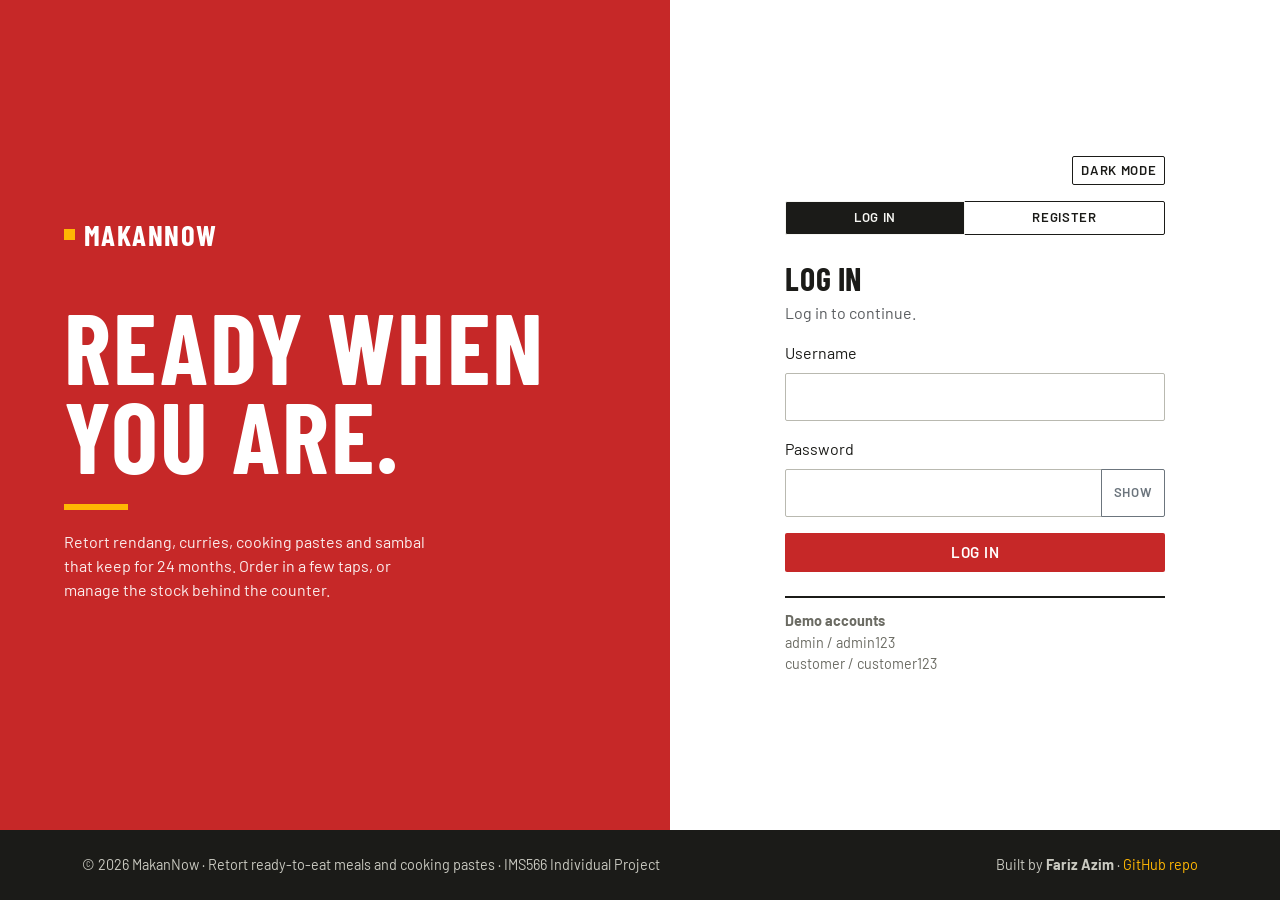
<file: index.html>
<!DOCTYPE html>
<html lang="en"><head>
<meta charset="UTF-8">
<title>Log in or register | MakanNow</title>
<meta name="description" content="Log in or create an account for MakanNow, a retort ready-to-eat and cooking paste shop.">
<meta name="viewport" content="width=device-width, initial-scale=1">
<meta name="author" content="Fariz Azim"><meta name="keywords" content="MakanNow, retort, ready to eat, rendang, cooking paste, sambal, inventory">
<link rel="icon" href="data:image/svg+xml,<svg xmlns=%22http://www.w3.org/2000/svg%22 viewBox=%220 0 100 100%22><rect x=%2220%22 y=%2220%22 width=%2260%22 height=%2260%22 fill=%22%23C62828%22 transform=%22rotate(45 50 50)%22/></svg>">
<link href="https://cdn.jsdelivr.net/npm/bootstrap@5.3.3/dist/css/bootstrap.min.css" rel="stylesheet">
<link href="https://fonts.googleapis.com/css2?family=Barlow+Condensed:wght@600;700&family=Barlow:wght@400;500;600&display=swap" rel="stylesheet">
<link href="css/style.css" rel="stylesheet">
<script>document.documentElement.dataset.theme=document.documentElement.dataset.bsTheme=localStorage.getItem("theme")||((window.matchMedia&&matchMedia("(prefers-color-scheme: dark)").matches)?"dark":"light")</script>
</head><body>
<div class="login-wrap">
  <section class="login-side">
    <div class="brand side-brand"><span class="brand-dot"></span>MakanNow</div>
    <div>
      <h1 class="brand">Ready when<br>you are.</h1>
      <p>Retort rendang, curries, cooking pastes and sambal that keep for 24 months. Order in a few taps, or manage the stock behind the counter.</p>
    </div>
  </section>
  <section class="login-form">
    <div class="w-100" style="max-width:380px">
      <div class="text-end mb-3"><button type="button" class="btn btn-sm btn-ink" data-theme-toggle>Dark mode</button></div>
      <div class="btn-group w-100 mb-4" role="group" aria-label="Choose login or register">
        <button type="button" class="btn btn-ink active" id="tabLogin">Log in</button>
        <button type="button" class="btn btn-ink" id="tabRegister">Register</button>
      </div>
      <form id="loginForm" novalidate>
        <h2 class="mb-1">Log in</h2><p class="text-muted">Log in to continue.</p>
        <div id="loginMsg" class="alert d-none" role="alert"></div>
        <div class="mb-3"><label class="form-label" for="username">Username</label>
          <input id="username" class="form-control form-control-lg" autocomplete="username"></div>
        <div class="mb-3"><label class="form-label" for="password">Password</label>
          <div class="input-group"><input id="password" type="password" class="form-control form-control-lg" autocomplete="current-password">
          <button type="button" id="togglePw" class="btn btn-outline-secondary" aria-label="Show or hide password">Show</button></div></div>
        <button class="btn btn-tag btn-lg w-100" type="submit">Log in</button>
        <div class="demo mt-4"><strong>Demo accounts</strong><br>admin / admin123<br>customer / customer123</div>
      </form>
      <form id="registerForm" novalidate class="d-none">
        <h2 class="mb-1">Create account</h2><p class="text-muted">New accounts are customer accounts.</p>
        <div id="regMsg" class="alert d-none" role="alert"></div>
        <div class="mb-3"><label class="form-label" for="regName">Full name</label><input id="regName" class="form-control" autocomplete="name"></div>
        <div class="mb-3"><label class="form-label" for="regUser">Username</label><input id="regUser" class="form-control" autocomplete="username" aria-describedby="userHelp">
          <div id="userHelp" class="form-text">3 to 15 letters or numbers.</div></div>
        <div class="mb-3"><label class="form-label" for="regPw">Password</label><input id="regPw" type="password" class="form-control" autocomplete="new-password">
          <div class="form-text">At least 6 characters.</div></div>
        <div class="mb-3"><label class="form-label" for="regPw2">Confirm password</label><input id="regPw2" type="password" class="form-control" autocomplete="new-password"></div>
        <button class="btn btn-tag btn-lg w-100" type="submit">Register</button>
      </form>
    </div>
  </section>
</div>
<footer class="app-footer"><div class="container d-flex flex-column flex-md-row justify-content-between gap-2">
  <span>&copy; 2026 MakanNow &middot; Retort ready-to-eat meals and cooking pastes &middot; IMS566 Individual Project</span>
  <span>Built by <strong>Fariz Azim</strong> &middot; <a href="https://github.com/2025182277-UiTM/Assignment.MakanNow.git">GitHub repo</a></span></div></footer>
<script src="https://cdn.jsdelivr.net/npm/bootstrap@5.3.3/dist/js/bootstrap.bundle.min.js"></script>
<script src="js/theme.js"></script>
<script src="js/data.js"></script><script src="js/auth.js"></script></body></html>
</file>
<file: css/style.css>
/* ===== MakanNow styles =====
   Look: packaging / food-label. Flat colour, square corners, condensed uppercase headings,
   ruled lists instead of boxes. Chilli red, turmeric gold, ink black. Light and dark themes
   are switched by the data-theme attribute on <html> (see js/theme.js). */
:root,[data-theme="light"]{
  --text:#1B1B18; --rule:#1B1B18; --surface:#FFFFFF; --bg:#F6F6F2; --line:#DCDCD3; --muted:#6B6B63;
  --tint:#FFF1C7; --th:#4A4A42; --chip:#EAEAE2; --field:#B9B9B0; --hover:rgba(27,27,24,.04); --footer:#1B1B18; --link:#C62828;
  --prep-bg:#FFF1C7; --ship-bg:#DCE9F7; --done-bg:#DDF0DE; --ok-text:#1D5A21;
  --red:#C62828; --gold:#FFB703; --green:#2E7D32; --blue:#1F5FA6; --dark-red:#8E1B1B;
}
[data-theme="dark"]{
  --text:#EDEDE6; --rule:#EDEDE6; --surface:#22221F; --bg:#151513; --line:#3A3A35; --muted:#A5A59B;
  --tint:#3B3214; --th:#E2D8AE; --chip:#33332E; --field:#5A5A52; --hover:rgba(255,255,255,.05); --footer:#0C0C0B; --link:#FF7A6E;
  --prep-bg:#3B3214; --ship-bg:#1B2B42; --done-bg:#1F3B22; --ok-text:#A8DDAB;
}
body{font-family:'Barlow',sans-serif;background:var(--bg);color:var(--text);min-height:100vh;display:flex;flex-direction:column}
h1,h2,h3,h4,h5,.brand,.num{font-family:'Barlow Condensed',sans-serif;text-transform:uppercase;letter-spacing:.02em;font-weight:700}
main{flex:1}
.sub,.muted{color:var(--muted)}
a{color:var(--link)}

/* Navbar */
.app-nav{background:var(--red)}
.app-nav .navbar-brand{color:#fff;font-size:1.7rem;letter-spacing:.04em;display:flex;align-items:center}
.brand-dot{display:inline-block;width:.7rem;height:.7rem;background:var(--gold);margin-right:.55rem}
.app-nav .nav-link{color:rgba(255,255,255,.82);font-weight:500;text-transform:uppercase;letter-spacing:.07em;font-size:.88rem;border-bottom:3px solid transparent;padding:1.05rem .9rem}
.app-nav .nav-link:hover{color:#fff}
.app-nav .nav-link.active{color:#fff;border-bottom-color:var(--gold)}
.app-nav .btn-tag{background:var(--gold);color:#1B1B18}
.new-badge{background:var(--gold);color:#1B1B18;font-size:.7rem;font-weight:700;padding:.05rem .45rem;border-radius:10px;margin-left:.4rem;letter-spacing:0}
@media(max-width:991px){.app-nav .nav-link{padding:.65rem 0 .65rem .8rem;border-bottom:0;border-left:3px solid transparent}
 .app-nav .nav-link.active{border-left-color:var(--gold)}.app-nav .navbar-collapse{padding-bottom:1rem}}

/* Page heading */
.page-head{margin-bottom:2rem}
.page-head h1{font-size:2.7rem;line-height:1;margin:0 0 .6rem}
.page-head h1::after{content:"";display:block;width:56px;height:5px;background:var(--gold);margin-top:.6rem}
.page-head p{color:var(--muted);margin:0}

/* Sections are separated by a heavy rule, not boxed in */
.panel{border-top:3px solid var(--rule);padding-top:.9rem;margin-bottom:2.25rem}
.panel>h2,.panel>div>h2{font-size:1.1rem;letter-spacing:.1em;margin:0 0 1rem}
.panel .link{font-size:.85rem}

/* Summary strip: four figures, hairline dividers, small colour bar above each */
.strip{display:grid;grid-template-columns:repeat(4,1fr);border-top:3px solid var(--rule);margin-bottom:2.25rem}
.strip>div{padding:1rem 1.25rem 0 0;margin-right:1.25rem;border-right:1px solid var(--line)}
.strip>div:last-child{border-right:0;margin-right:0}
.strip>div::before{content:"";display:block;width:30px;height:4px;margin-bottom:.7rem;background:var(--gold)}
.strip>div:nth-child(2)::before{background:var(--red)}.strip>div:nth-child(3)::before{background:var(--blue)}.strip>div:nth-child(4)::before{background:var(--green)}
.strip .lbl{font-size:.78rem;letter-spacing:.12em;text-transform:uppercase;color:var(--muted);font-weight:600}
.strip .num{font-size:3.2rem;line-height:1.05;margin:.2rem 0}
.strip .num.neg{color:var(--link)}
.strip .sub{font-size:.9rem}
@media(max-width:767px){.strip{grid-template-columns:1fr 1fr}.strip>div{padding:.9rem .5rem .9rem 0;margin-right:.75rem;border-bottom:1px solid var(--line)}
 .strip>div:nth-child(2n){border-right:0;margin-right:0}.strip .num{font-size:2.4rem}}

/* Lists (tables): ruled rows, tinted header band, two-line cells */
.table{--bs-table-bg:transparent;--bs-table-hover-bg:var(--hover);--bs-table-color:var(--text);--bs-table-border-color:var(--line);margin:0}
.table thead th{background:var(--tint);color:var(--th);font-size:.74rem;letter-spacing:.12em;text-transform:uppercase;font-weight:600;border-bottom:2px solid var(--rule);padding:.65rem .9rem;white-space:nowrap}
.table td{padding:.95rem .9rem;border-color:var(--line);vertical-align:top}
.table .c{text-align:center}
.table td .t-main{font-weight:600}
.table td .sub{display:block;font-size:.85rem;margin-top:.1rem}
.table tr.row-new{--bs-table-bg:var(--tint)}
.new-tag{background:var(--gold);color:#1B1B18;font-size:.65rem;font-weight:700;letter-spacing:.08em;padding:.05rem .4rem;border-radius:2px;margin-left:.45rem;vertical-align:middle}
.ln{display:flex;align-items:center;gap:.5rem;max-width:19rem;margin-bottom:.25rem}.ln:last-of-type{margin-bottom:0}
.ln .x{margin-left:auto;color:var(--muted);font-weight:600;white-space:nowrap}
.dot{display:inline-block;width:.6rem;height:.6rem;border-radius:1px;flex:none;margin-right:.1rem}
.more{background:none;border:0;padding:0;margin-top:.35rem;color:var(--link);font-size:.85rem;font-weight:600;text-decoration:underline;cursor:pointer}
.track{font-family:ui-monospace,Menlo,Consolas,monospace;font-size:.8rem;color:var(--text);background:var(--chip);padding:.25rem .5rem;border:1px solid transparent;border-radius:2px;white-space:nowrap;min-width:10.5rem;text-align:center;cursor:pointer}
.track:hover{background:var(--tint);border-color:#E6B800}
.track.copied{background:var(--done-bg);border-color:var(--green);color:var(--ok-text);font-weight:600}
.chip{display:inline-block;width:1.1rem;height:1.1rem;border-radius:2px;vertical-align:middle}

/* Status labels: equal width, centred */
.badge-status{display:inline-block;min-width:7.5rem;text-align:center;font-size:.72rem;font-weight:700;text-transform:uppercase;letter-spacing:.08em;padding:.28rem .55rem;border-radius:2px;color:#fff;white-space:nowrap}
.s-ok{background:#2E7D32} .s-info{background:#1F5FA6} .s-low{background:#FFB703;color:#1B1B18} .s-out{background:#8E1B1B}
.status-sel{max-width:11rem;margin:0 auto;text-align:center;text-align-last:center;font-weight:600;color:var(--text);border-width:2px;padding-left:.5rem}
.st-prep{background-color:var(--prep-bg);border-color:#E6B800}.st-ship{background-color:var(--ship-bg);border-color:#1F5FA6}.st-done{background-color:var(--done-bg);border-color:#2E7D32}

/* Buttons and fields */
.btn{border-radius:2px;font-weight:600;text-transform:uppercase;letter-spacing:.05em;font-size:.82rem}
.btn-lg{font-size:.95rem}
.btn-tag{background:var(--red);color:#fff;border:0}
.btn-tag:hover,.btn-tag:focus{background:#a91f1f;color:#fff}
.btn-tag:disabled{background:#8d8d84;color:#fff}
.btn-ink{background:var(--surface);color:var(--text);border:1px solid var(--rule)}
.btn-ink.active{background:var(--rule);color:var(--bg)}
.form-control,.form-select{border-radius:2px;border-color:var(--field)}
.form-control:focus,.form-select:focus{border-color:var(--rule);box-shadow:0 0 0 3px rgba(255,183,3,.55)}
.modal-content{border-radius:2px;border:2px solid var(--rule)}
.modal-title{letter-spacing:.06em}
.alert{border-radius:2px}
.chart-box{position:relative;height:280px}

/* Shop: each product is a small label */
.shop-card{background:var(--surface);border:1px solid var(--line);border-radius:2px;display:flex;flex-direction:column;height:100%}
.shop-card.picked{border-color:var(--rule);box-shadow:4px 4px 0 var(--gold)}
.shop-photo-button{display:block;width:100%;padding:0;border:0;background:var(--surface);cursor:pointer}
.shop-photo{display:block;width:100%;height:190px;object-fit:cover;object-position:center}
.shop-tile{display:flex;flex-direction:column;justify-content:space-between;width:100%;min-height:124px;padding:.75rem .9rem;color:#fff;border:0;border-radius:0;text-align:left;cursor:pointer}
.shop-tile:hover .tname{text-decoration:underline}
.shop-tile .tcat{display:flex;justify-content:space-between;align-items:flex-start;width:100%;font-size:.75rem;letter-spacing:.12em;text-transform:uppercase;font-weight:600}
.shop-tile .tname{display:block;font-family:'Barlow Condensed',sans-serif;font-weight:700;text-transform:uppercase;font-size:1.65rem;line-height:1}
.in-basket{background:var(--gold);color:#1B1B18;font-size:.75rem;font-weight:700;padding:.1rem .5rem;border-radius:2px;letter-spacing:.04em}
.shop-body{padding:.8rem .9rem .9rem;display:flex;flex-direction:column;gap:.7rem;flex:1}
.shop-body .badge-status{min-width:0;padding:.25rem .5rem}
.shop-meta{display:flex;justify-content:space-between;align-items:flex-end;flex-wrap:wrap;gap:.4rem}
.price{font-family:'Barlow Condensed',sans-serif;font-size:1.6rem;font-weight:700;line-height:1}
.qty{display:flex;gap:.4rem;align-items:stretch}
.qty .qty-n{flex:1;text-align:center;font-weight:700;align-self:center;font-size:1.1rem}
.toolbar{display:flex;gap:.5rem;flex-wrap:wrap;margin-bottom:1.25rem}

/* Product detail modal */
.detail-head{padding:1.1rem 1.25rem 1.25rem;color:#fff;position:relative}
.detail-image{display:block;width:calc(100% + 2.5rem);height:190px;object-fit:cover;object-position:center;margin:-1.1rem -1.25rem 1rem}
.detail-head .tcat{font-size:.78rem;letter-spacing:.12em;text-transform:uppercase;font-weight:600}
.detail-head h2{font-size:2.2rem;line-height:1;margin:.4rem 2rem 0 0}
.detail-head .btn-close{position:absolute;right:1rem;top:1rem;filter:invert(1) grayscale(1) brightness(2)}
.facts{margin:0}
.facts dt{font-size:.74rem;letter-spacing:.12em;text-transform:uppercase;color:var(--muted);font-weight:600;margin-top:1rem}
.facts dd{margin:.2rem 0 0}

/* Toast for new orders (admin) */
.toast-area{position:fixed;right:1rem;bottom:1rem;z-index:1090;display:flex;flex-direction:column;gap:.5rem}
.toast-note{background:var(--surface);color:var(--text);border:2px solid var(--rule);box-shadow:4px 4px 0 var(--gold);padding:.75rem 1rem;max-width:22rem}

/* Login */
.login-wrap{flex:1;display:grid;grid-template-columns:1.1fr 1fr}
.login-side{background:var(--red);color:#fff;padding:3rem 4rem;display:flex;flex-direction:column;justify-content:center}
.side-brand{font-size:1.8rem;letter-spacing:.05em;display:flex;align-items:center;margin-bottom:clamp(1.5rem,5vh,3rem)}
.login-side h1{font-size:clamp(3.4rem,8vw,6.2rem);line-height:.9;margin:0}
.login-side h1::after{content:"";display:block;width:64px;height:6px;background:var(--gold);margin-top:1.5rem}
.login-side p{max-width:42ch;margin-top:1.25rem;color:rgba(255,255,255,.92)}
.login-form{display:flex;align-items:center;justify-content:center;padding:2rem;background:var(--surface)}
.demo{border-top:2px solid var(--rule);padding-top:.75rem;font-size:.9rem;color:var(--muted)}
@media(max-width:767px){.login-wrap{grid-template-columns:1fr}.login-side{padding:2rem}}

footer.app-footer{background:var(--footer);color:#C9C9C0;padding:1.5rem 0;font-size:.9rem;margin-top:2rem}
footer.app-footer a{color:var(--gold);text-decoration:none}
:focus-visible{outline:3px solid var(--gold);outline-offset:2px}

/* Login page: footer sits directly under the form */
.login-wrap + footer.app-footer{margin-top:0}

/* Phones: stacked tables. Each row becomes a card; each cell shows its column name beside the value. */
@media(max-width:767px){
  .table-stack thead{display:none}
  .table-stack,.table-stack tbody{display:block;width:100%}
  .table-stack tr{display:block;padding:1rem 0;border-bottom:1px solid var(--line)}
  .table-stack td{display:grid;grid-template-columns:6.2rem 1fr;gap:.75rem;align-items:start;padding:.3rem 0;border:0;text-align:left}
  .table-stack td::before{content:attr(data-label);color:var(--muted);font-size:.72rem;letter-spacing:.1em;text-transform:uppercase;font-weight:600;padding-top:.2rem}
  .table-stack td:first-child{display:block;padding-bottom:.5rem}
  .table-stack td:first-child::before,.table-stack td[data-label=""]::before{display:none}
  .table-stack td[data-label=""]{display:block;text-align:center}
  .table-stack td.c{text-align:left}
  .table-stack .status-sel{margin:0;max-width:100%}
  .table-stack tr.row-new{background:var(--tint)}
}
</file>
